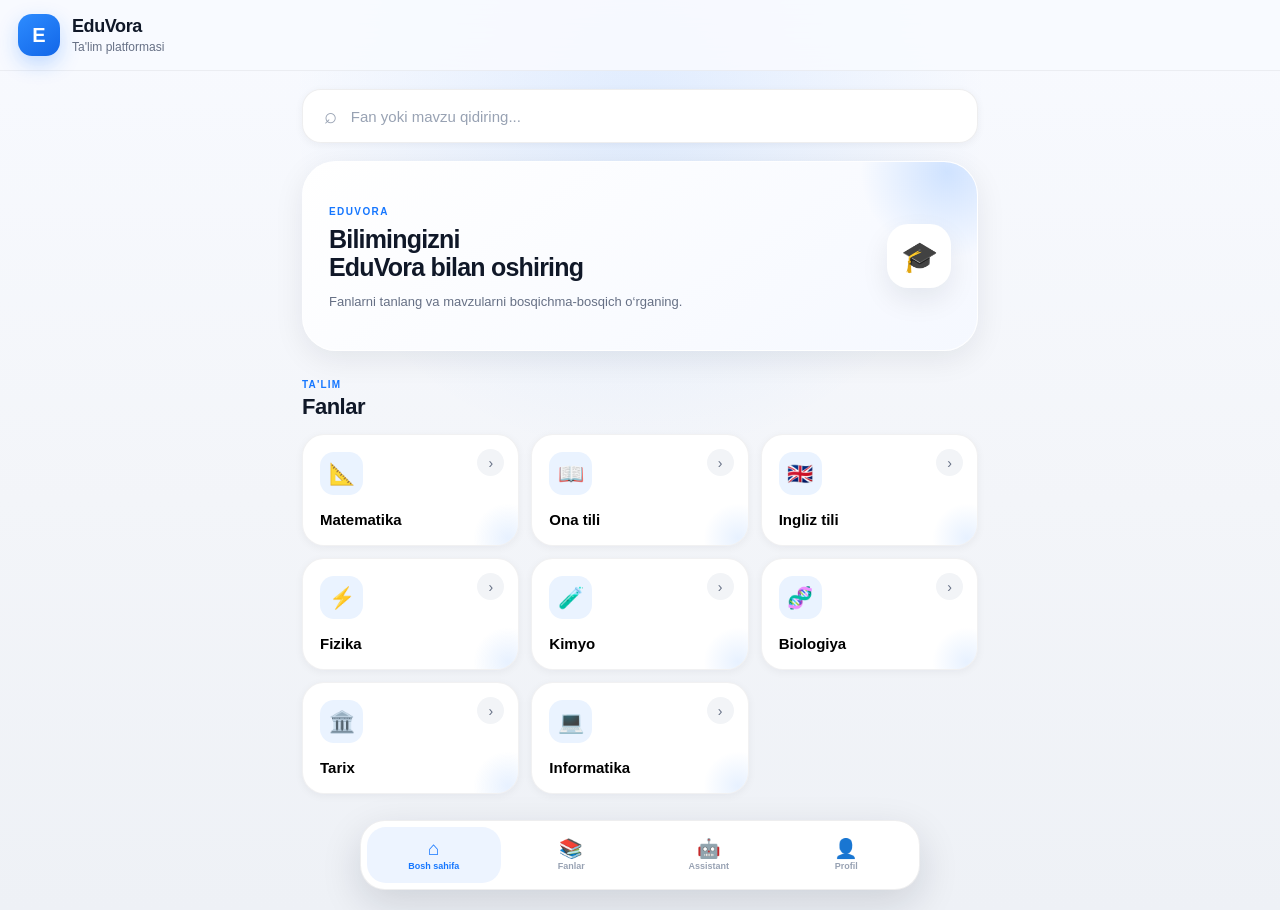
<file: index.html>
<!DOCTYPE html>
<html lang="uz">
<head>
    <meta charset="UTF-8">

    <meta
        name="viewport"
        content="width=device-width, initial-scale=1.0, maximum-scale=1.0, user-scalable=no"
    >

    <meta
        name="theme-color"
        content="#f4f6fa"
    >

    <title>EduVora | Ta'lim platformasi</title>

    <!-- Telegram WebApp -->
    <script src="https://telegram.org/js/telegram-web-app.js"></script>

    <!-- Main CSS -->
    <link rel="stylesheet" href="style.css">
</head>

<body>

<div id="app" class="app">

    <!-- =====================================================
         HEADER
         ===================================================== -->

    <header class="header">

        <div class="brand">

            <div class="brand-logo">
                E
            </div>

            <div class="brand-text">

                <h1>
                    EduVora
                </h1>

                <span>
                    Ta'lim platformasi
                </span>

            </div>

        </div>

    </header>


    <!-- =====================================================
         MAIN
         ===================================================== -->

    <main class="main">


        <!-- =================================================
             HOME
             ================================================= -->

        <section
            id="homePage"
            class="page active"
        >

            <!-- Search -->

            <div class="search-box">

                <span class="search-icon">
                    ⌕
                </span>

                <input
                    id="searchInput"
                    type="text"
                    placeholder="Fan yoki mavzu qidiring..."
                    autocomplete="off"
                >

            </div>


            <!-- Welcome -->

            <div class="welcome-card">

                <div class="welcome-content">

                    <span class="welcome-small">
                        EDUVORA
                    </span>

                    <h2>
                        Bilimingizni
                        <br>
                        EduVora bilan oshiring
                    </h2>

                    <p>
                        Fanlarni tanlang va mavzularni
                        bosqichma-bosqich o‘rganing.
                    </p>

                </div>

                <div class="welcome-icon">
                    🎓
                </div>

            </div>


            <!-- Subjects -->

            <div class="section-header">

                <div>

                    <span class="section-label">
                        TA'LIM
                    </span>

                    <h2>
                        Fanlar
                    </h2>

                </div>

            </div>


            <div
                id="homeSubjectsContainer"
                class="subjects-grid"
            ></div>

        </section>



        <!-- =================================================
             SUBJECTS
             ================================================= -->

        <section
            id="subjectsPage"
            class="page"
        >

            <div class="page-header">

                <button
                    class="back-btn"
                    data-back="homePage"
                    aria-label="Orqaga"
                >
                    ←
                </button>

                <div>

                    <span class="section-label">
                        EDUVORA
                    </span>

                    <h2>
                        Fanlar
                    </h2>

                </div>

            </div>


            <div
                id="subjectsContainer"
                class="subjects-list"
            ></div>

        </section>



        <!-- =================================================
             TOPICS
             ================================================= -->

        <section
            id="topicsPage"
            class="page"
        >

            <div class="page-header">

                <button
                    class="back-btn"
                    data-back="subjectsPage"
                    aria-label="Orqaga"
                >
                    ←
                </button>

                <div>

                    <span class="section-label">
                        MAVZULAR
                    </span>

                    <h2 id="topicsTitle">
                        Fan
                    </h2>

                </div>

            </div>


            <div
                id="topicsContainer"
                class="topics-list"
            ></div>

        </section>



        <!-- =================================================
             TOPIC DETAIL
             ================================================= -->

        <section
            id="topicDetailPage"
            class="page"
        >

            <div class="page-header">

                <button
                    class="back-btn"
                    data-back="topicsPage"
                    aria-label="Orqaga"
                >
                    ←
                </button>

                <div>

                    <span class="section-label">
                        MAVZU
                    </span>

                    <h2 id="topicDetailTitle">
                        1-mavzu
                    </h2>

                </div>

            </div>


            <article
                id="topicContent"
                class="topic-content"
            ></article>


            <div class="topic-navigation">

                <button
                    id="previousTopic"
                    class="secondary-btn"
                >
                    ← Oldingi
                </button>

                <button
                    id="nextTopic"
                    class="primary-btn"
                >
                    Keyingi →
                </button>

            </div>

        </section>



        <!-- =================================================
             ASSISTANT
             ================================================= -->

        <section
            id="assistantPage"
            class="page"
        >

            <div class="page-header">

                <div class="assistant-title">

                    <div class="assistant-avatar">
                        🤖
                    </div>

                    <div>

                        <span class="section-label">
                            EDUVORA
                        </span>

                        <h2>
                            EduVora Assistant
                        </h2>

                    </div>

                </div>

            </div>


            <!-- Assistant -->

            <div class="assistant-card">


                <!-- Welcome -->

                <div class="assistant-welcome">

                    <div class="assistant-big-icon">
                        🤖
                    </div>

                    <h3>
                        EduVora Assistant
                    </h3>

                    <p>
                        Savolingizni yozing.
                        Men sizga yordam beraman.
                    </p>

                </div>


                <!-- Chat -->

                <div
                    id="helpMessages"
                    class="help-messages"
                ></div>


                <!-- Input -->

                <div class="assistant-input">

                    <input
                        id="helpInput"
                        type="text"
                        placeholder="Savolingizni yozing..."
                        autocomplete="off"
                        enterkeyhint="send"
                    >

                    <button
                        id="helpSend"
                        class="send-btn"
                        aria-label="Yuborish"
                    >
                        ➤
                    </button>

                </div>

            </div>

        </section>



        <!-- =================================================
             PROFILE
             ================================================= -->

        <section
            id="profilePage"
            class="page"
        >

            <div class="page-header">

                <div>

                    <span class="section-label">
                        EDUVORA
                    </span>

                    <h2>
                        Profil
                    </h2>

                </div>

            </div>


            <div class="profile-card">

                <div class="profile-avatar">
                    👤
                </div>

                <h2 id="profileName">
                    Foydalanuvchi
                </h2>

                <p>
                    EduVora o‘quvchisi
                </p>

            </div>


            <div class="profile-stats">

                <div class="stat-card">

                    <strong id="profileTopics">
                        0
                    </strong>

                    <span>
                        O‘rganilgan mavzu
                    </span>

                </div>


                <div class="stat-card">

                    <strong id="profileSubjects">
                        0
                    </strong>

                    <span>
                        Fan
                    </span>

                </div>

            </div>

        </section>

    </main>



    <!-- =====================================================
         BOTTOM NAVIGATION
         ===================================================== -->

    <nav
        class="bottom-nav"
        aria-label="Asosiy navigatsiya"
    >

        <button
            class="nav-item active"
            data-page="homePage"
        >

            <span>
                ⌂
            </span>

            <small>
                Bosh sahifa
            </small>

        </button>


        <button
            class="nav-item"
            data-page="subjectsPage"
        >

            <span>
                📚
            </span>

            <small>
                Fanlar
            </small>

        </button>


        <button
            class="nav-item"
            data-page="assistantPage"
        >

            <span>
                🤖
            </span>

            <small>
                Assistant
            </small>

        </button>


        <button
            class="nav-item"
            data-page="profilePage"
        >

            <span>
                👤
            </span>

            <small>
                Profil
            </small>

        </button>

    </nav>

</div>


<!-- =========================================================
     APP JS
     ========================================================= -->

<script src="app.js"></script>

</body>
</html>
</file>
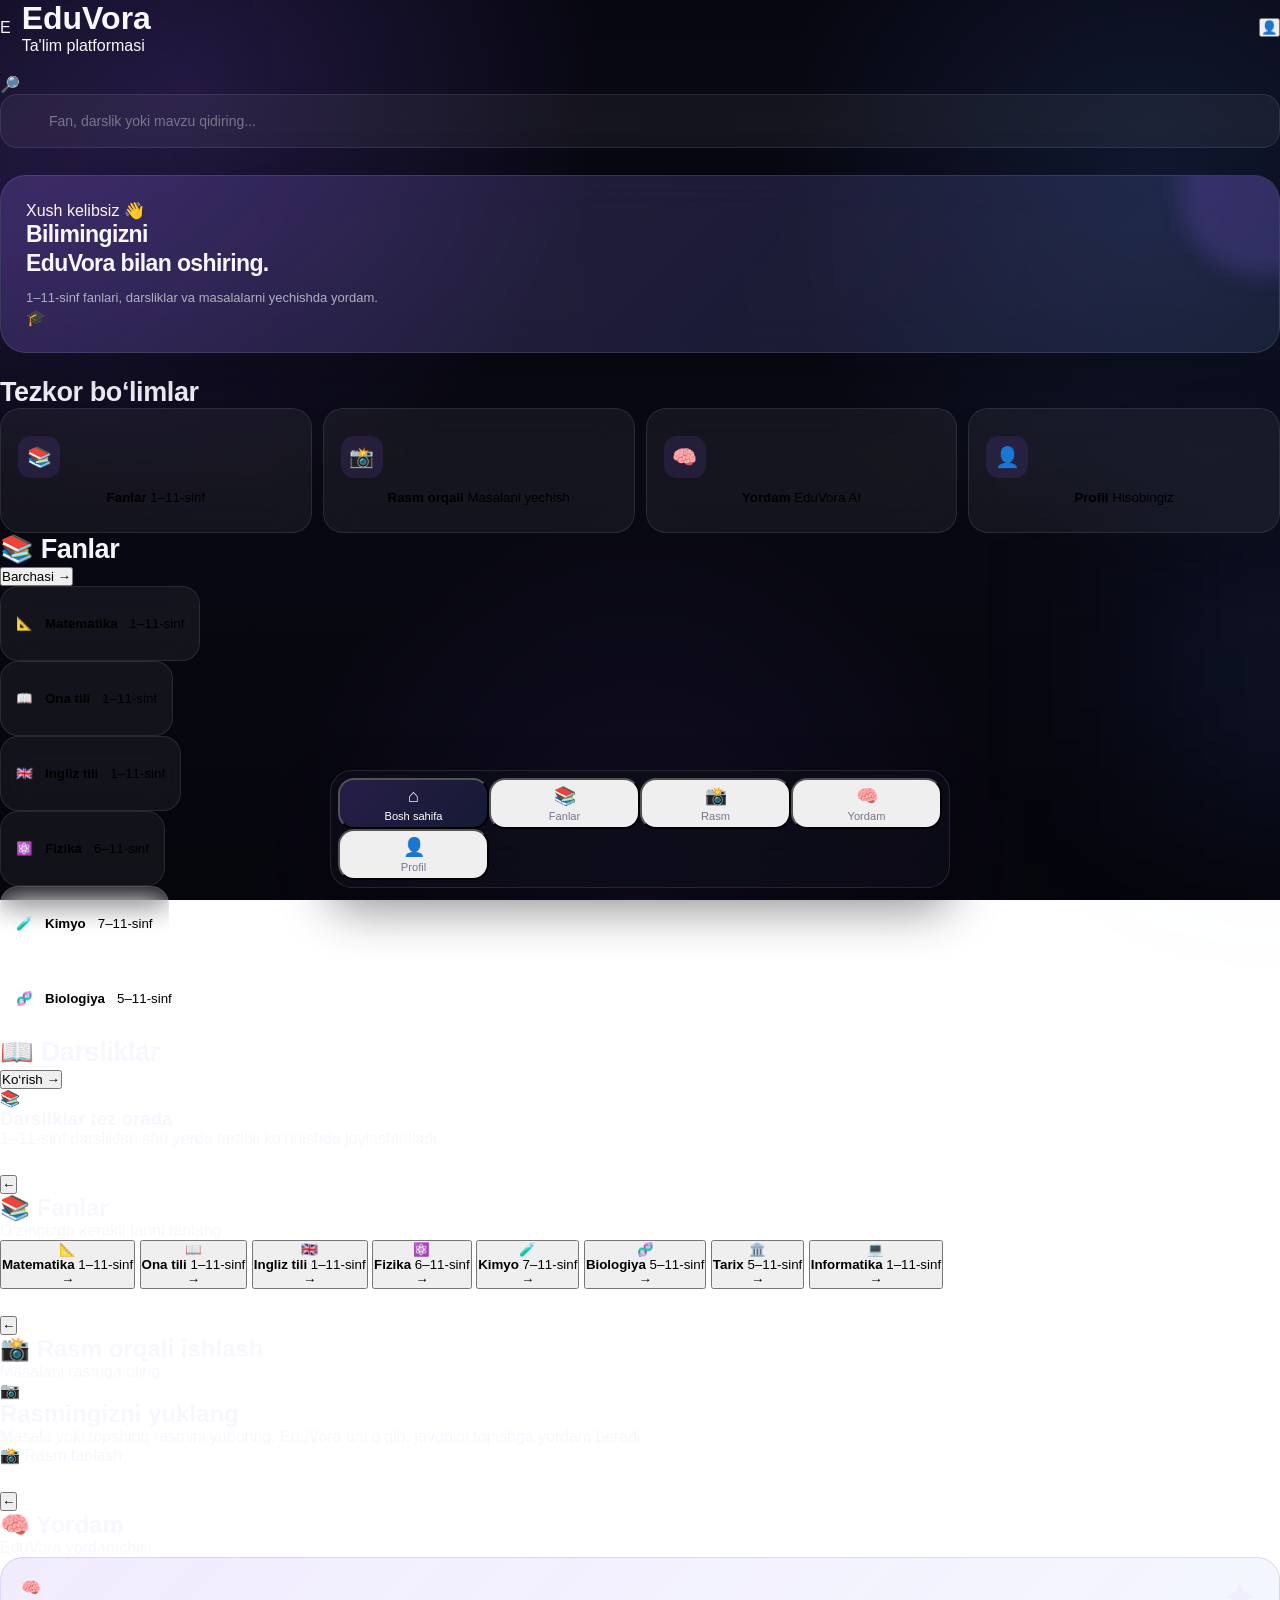
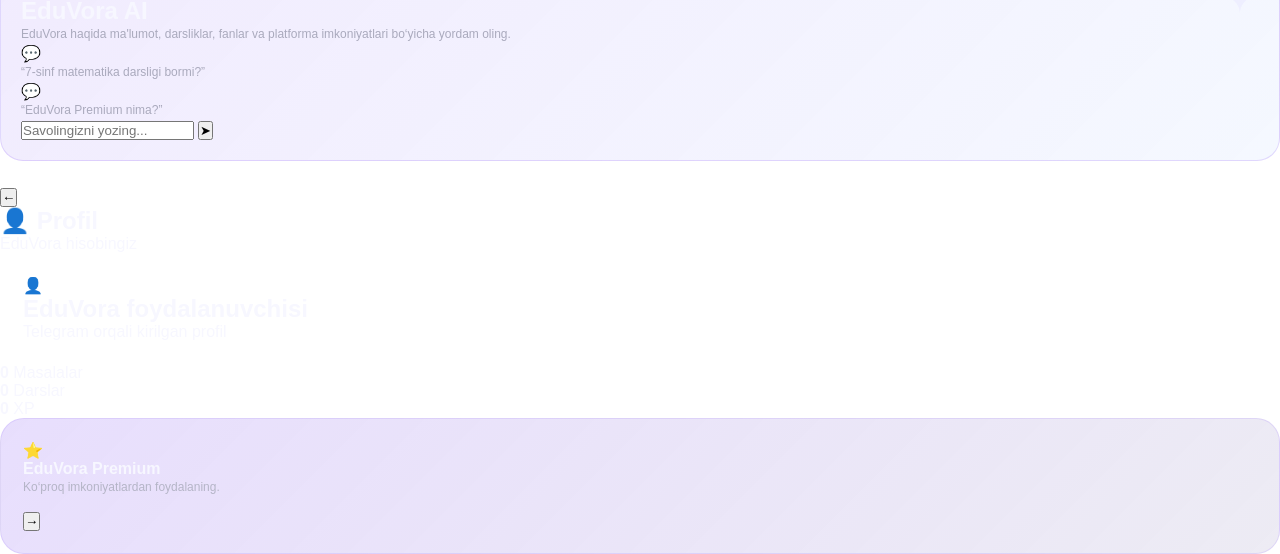
<file: webapp/index.html>
<!DOCTYPE html>
<html lang="uz">
<head>
    <meta charset="UTF-8">
    <meta
        name="viewport"
        content="width=device-width, initial-scale=1.0, maximum-scale=1.0, user-scalable=no"
    >

    <title>EduVora | Ta'lim</title>

    <link rel="stylesheet" href="style.css">
</head>

<body>

    <!-- APP -->
    <div id="app">

        <!-- HEADER -->
        <header class="header">
            <div class="brand">
                <div class="logo">E</div>

                <div>
                    <h1>EduVora</h1>
                    <span>Ta'lim platformasi</span>
                </div>
            </div>

            <button class="profile-btn" onclick="openSection('profile')">
                👤
            </button>
        </header>


        <!-- SEARCH -->
        <section class="search-section">

            <div class="search-box">
                <span>🔎</span>

                <input
                    type="text"
                    id="searchInput"
                    placeholder="Fan, darslik yoki mavzu qidiring..."
                >
            </div>

        </section>


        <!-- HOME -->
        <main id="homeSection" class="section active">

            <!-- WELCOME -->
            <section class="welcome-card">

                <div>
                    <span class="small-text">Xush kelibsiz 👋</span>

                    <h2>
                        Bilimingizni<br>
                        <span>EduVora</span> bilan oshiring.
                    </h2>

                    <p>
                        1–11-sinf fanlari, darsliklar va
                        masalalarni yechishda yordam.
                    </p>
                </div>

                <div class="welcome-icon">
                    🎓
                </div>

            </section>


            <!-- QUICK ACTIONS -->
            <section class="section-block">

                <div class="section-title">
                    <h2>Tezkor bo‘limlar</h2>
                </div>

                <div class="quick-grid">

                    <button
                        class="quick-card"
                        onclick="openSection('subjects')"
                    >
                        <div class="quick-icon">📚</div>
                        <strong>Fanlar</strong>
                        <span>1–11-sinf</span>
                    </button>


                    <button
                        class="quick-card"
                        onclick="openSection('solver')"
                    >
                        <div class="quick-icon">📸</div>
                        <strong>Rasm orqali</strong>
                        <span>Masalani yechish</span>
                    </button>


                    <button
                        class="quick-card"
                        onclick="openSection('help')"
                    >
                        <div class="quick-icon">🧠</div>
                        <strong>Yordam</strong>
                        <span>EduVora AI</span>
                    </button>


                    <button
                        class="quick-card"
                        onclick="openSection('profile')"
                    >
                        <div class="quick-icon">👤</div>
                        <strong>Profil</strong>
                        <span>Hisobingiz</span>
                    </button>

                </div>

            </section>


            <!-- SUBJECTS PREVIEW -->
            <section class="section-block">

                <div class="section-title">

                    <h2>📚 Fanlar</h2>

                    <button onclick="openSection('subjects')">
                        Barchasi →
                    </button>

                </div>


                <div class="subjects-scroll">

                    <button class="subject-card math">
                        <div>📐</div>
                        <strong>Matematika</strong>
                        <span>1–11-sinf</span>
                    </button>


                    <button class="subject-card language">
                        <div>📖</div>
                        <strong>Ona tili</strong>
                        <span>1–11-sinf</span>
                    </button>


                    <button class="subject-card english">
                        <div>🇬🇧</div>
                        <strong>Ingliz tili</strong>
                        <span>1–11-sinf</span>
                    </button>


                    <button class="subject-card physics">
                        <div>⚛️</div>
                        <strong>Fizika</strong>
                        <span>6–11-sinf</span>
                    </button>


                    <button class="subject-card chemistry">
                        <div>🧪</div>
                        <strong>Kimyo</strong>
                        <span>7–11-sinf</span>
                    </button>


                    <button class="subject-card biology">
                        <div>🧬</div>
                        <strong>Biologiya</strong>
                        <span>5–11-sinf</span>
                    </button>

                </div>

            </section>


            <!-- BOOKS -->
            <section class="section-block">

                <div class="section-title">
                    <h2>📖 Darsliklar</h2>

                    <button>
                        Ko‘rish →
                    </button>
                </div>


                <div class="books-placeholder">

                    <div class="book-placeholder-icon">
                        📚
                    </div>

                    <h3>Darsliklar tez orada</h3>

                    <p>
                        1–11-sinf darsliklari shu yerda
                        tartibli ko‘rinishda joylashtiriladi.
                    </p>

                </div>

            </section>

        </main>


        <!-- SUBJECTS -->
        <main id="subjectsSection" class="section">

            <div class="page-header">

                <button onclick="goHome()" class="back-btn">
                    ←
                </button>

                <div>
                    <h2>📚 Fanlar</h2>
                    <p>O‘zingizga kerakli fanni tanlang</p>
                </div>

            </div>


            <div class="all-subjects">

                <button class="large-subject">
                    <div>📐</div>
                    <section>
                        <strong>Matematika</strong>
                        <span>1–11-sinf</span>
                    </section>
                    <b>→</b>
                </button>


                <button class="large-subject">
                    <div>📖</div>
                    <section>
                        <strong>Ona tili</strong>
                        <span>1–11-sinf</span>
                    </section>
                    <b>→</b>
                </button>


                <button class="large-subject">
                    <div>🇬🇧</div>
                    <section>
                        <strong>Ingliz tili</strong>
                        <span>1–11-sinf</span>
                    </section>
                    <b>→</b>
                </button>


                <button class="large-subject">
                    <div>⚛️</div>
                    <section>
                        <strong>Fizika</strong>
                        <span>6–11-sinf</span>
                    </section>
                    <b>→</b>
                </button>


                <button class="large-subject">
                    <div>🧪</div>
                    <section>
                        <strong>Kimyo</strong>
                        <span>7–11-sinf</span>
                    </section>
                    <b>→</b>
                </button>


                <button class="large-subject">
                    <div>🧬</div>
                    <section>
                        <strong>Biologiya</strong>
                        <span>5–11-sinf</span>
                    </section>
                    <b>→</b>
                </button>


                <button class="large-subject">
                    <div>🏛️</div>
                    <section>
                        <strong>Tarix</strong>
                        <span>5–11-sinf</span>
                    </section>
                    <b>→</b>
                </button>


                <button class="large-subject">
                    <div>💻</div>
                    <section>
                        <strong>Informatika</strong>
                        <span>1–11-sinf</span>
                    </section>
                    <b>→</b>
                </button>

            </div>

        </main>


        <!-- IMAGE SOLVER -->
        <main id="solverSection" class="section">

            <div class="page-header">

                <button onclick="goHome()" class="back-btn">
                    ←
                </button>

                <div>
                    <h2>📸 Rasm orqali ishlash</h2>
                    <p>Masalani rasmga oling</p>
                </div>

            </div>


            <div class="solver-card">

                <div class="camera-icon">
                    📷
                </div>

                <h2>Rasmingizni yuklang</h2>

                <p>
                    Masala yoki topshiriq rasmini yuboring.
                    EduVora uni o‘qib, javobini topishga yordam beradi.
                </p>


                <label class="upload-btn">

                    📸 Rasm tanlash

                    <input
                        type="file"
                        id="imageInput"
                        accept="image/*"
                        capture="environment"
                        hidden
                    >

                </label>


                <div id="imagePreview" class="image-preview"></div>

            </div>

        </main>


        <!-- HELP -->
        <main id="helpSection" class="section">

            <div class="page-header">

                <button onclick="goHome()" class="back-btn">
                    ←
                </button>

                <div>
                    <h2>🧠 Yordam</h2>
                    <p>EduVora yordamchisi</p>
                </div>

            </div>


            <div class="ai-card">

                <div class="ai-icon">
                    🧠
                </div>

                <h2>EduVora AI</h2>

                <p>
                    EduVora haqida ma'lumot, darsliklar,
                    fanlar va platforma imkoniyatlari
                    bo‘yicha yordam oling.
                </p>


                <div class="example-question">
                    <span>💬</span>

                    <p>
                        “7-sinf matematika darsligi bormi?”
                    </p>
                </div>


                <div class="example-question">
                    <span>💬</span>

                    <p>
                        “EduVora Premium nima?”
                    </p>
                </div>


                <div class="ai-input">

                    <input
                        id="aiQuestion"
                        type="text"
                        placeholder="Savolingizni yozing..."
                    >

                    <button onclick="askAI()">
                        ➤
                    </button>

                </div>

                <div id="aiAnswer"></div>

            </div>

        </main>


        <!-- PROFILE -->
        <main id="profileSection" class="section">

            <div class="page-header">

                <button onclick="goHome()" class="back-btn">
                    ←
                </button>

                <div>
                    <h2>👤 Profil</h2>
                    <p>EduVora hisobingiz</p>
                </div>

            </div>


            <div class="profile-card">

                <div class="avatar">
                    👤
                </div>

                <h2>EduVora foydalanuvchisi</h2>

                <p>
                    Telegram orqali kirilgan profil
                </p>

            </div>


            <div class="profile-stats">

                <div>
                    <strong>0</strong>
                    <span>Masalalar</span>
                </div>

                <div>
                    <strong>0</strong>
                    <span>Darslar</span>
                </div>

                <div>
                    <strong>0</strong>
                    <span>XP</span>
                </div>

            </div>


            <div class="premium-card">

                <span>⭐</span>

                <div>
                    <strong>EduVora Premium</strong>
                    <p>
                        Ko‘proq imkoniyatlardan foydalaning.
                    </p>
                </div>

                <button>
                    →
                </button>

            </div>

        </main>


        <!-- BOTTOM NAVIGATION -->
        <nav class="bottom-nav">

            <button
                class="nav-item active"
                onclick="openSection('home')"
                data-section="home"
            >
                <span>⌂</span>
                <small>Bosh sahifa</small>
            </button>


            <button
                class="nav-item"
                onclick="openSection('subjects')"
                data-section="subjects"
            >
                <span>📚</span>
                <small>Fanlar</small>
            </button>


            <button
                class="nav-item"
                onclick="openSection('solver')"
                data-section="solver"
            >
                <span>📸</span>
                <small>Rasm</small>
            </button>


            <button
                class="nav-item"
                onclick="openSection('help')"
                data-section="help"
            >
                <span>🧠</span>
                <small>Yordam</small>
            </button>


            <button
                class="nav-item"
                onclick="openSection('profile')"
                data-section="profile"
            >
                <span>👤</span>
                <small>Profil</small>
            </button>

        </nav>

    </div>


    <script src="app.js"></script>

</body>
</html>
</file>
<file: style.css>
/* =========================================================
   ED U V O R A — iOS 26 INSPIRED DESIGN
   Clean • Premium • Solid Glass • Responsive
   ========================================================= */

:root {
    --primary: #1677ff;
    --primary-dark: #075ed1;
    --primary-soft: #eaf3ff;

    --bg: #f4f6fa;
    --surface: #ffffff;
    --surface-soft: #f8f9fc;

    --text: #101828;
    --text-soft: #344054;
    --muted: #667085;

    --border: rgba(16, 24, 40, 0.08);

    --shadow-sm:
        0 2px 8px rgba(16, 24, 40, 0.05);

    --shadow-md:
        0 8px 30px rgba(16, 24, 40, 0.08);

    --shadow-lg:
        0 18px 50px rgba(16, 24, 40, 0.12);

    --radius-sm: 14px;
    --radius-md: 20px;
    --radius-lg: 28px;
    --radius-xl: 34px;

    --edu-bg: none;
}

/* =========================================================
   RESET
   ========================================================= */

* {
    box-sizing: border-box;
    margin: 0;
    padding: 0;
    -webkit-tap-highlight-color: transparent;
}

html {
    width: 100%;
    min-height: 100%;
    scroll-behavior: smooth;
}

body {
    width: 100%;
    min-height: 100vh;

    font-family:
        -apple-system,
        BlinkMacSystemFont,
        "SF Pro Display",
        "SF Pro Text",
        "Segoe UI",
        Roboto,
        Helvetica,
        Arial,
        sans-serif;

    color: var(--text);

    background:
        radial-gradient(
            circle at 50% 12%,
            rgba(22, 119, 255, 0.10),
            transparent 34%
        ),
        linear-gradient(
            180deg,
            #f8faff 0%,
            #f3f5f9 55%,
            #eef1f6 100%
        );

    -webkit-font-smoothing: antialiased;
    text-rendering: optimizeLegibility;
}

button,
input {
    font: inherit;
}

button {
    border: none;
    cursor: pointer;
}

input {
    outline: none;
}

/* =========================================================
   MAIN APP
   ========================================================= */

#app,
.app {
    width: 100%;
    min-height: 100vh;

    background: transparent;

    padding-bottom: 92px;
}

/* =========================================================
   HEADER
   ========================================================= */

.header {
    position: sticky;
    top: 0;
    z-index: 50;

    width: 100%;

    padding:
        calc(14px + env(safe-area-inset-top))
        18px
        14px;

    background: rgba(248, 250, 255, 0.92);

    border-bottom: 1px solid rgba(16, 24, 40, 0.06);

    backdrop-filter: blur(24px);
    -webkit-backdrop-filter: blur(24px);
}

.brand {
    display: flex;
    align-items: center;
    gap: 12px;
}

.brand-logo {
    width: 42px;
    height: 42px;

    display: flex;
    align-items: center;
    justify-content: center;

    border-radius: 14px;

    background:
        linear-gradient(
            145deg,
            #2d8cff,
            #1266e8
        );

    color: #fff;

    font-size: 20px;
    font-weight: 800;

    box-shadow:
        0 8px 20px rgba(22, 119, 255, 0.25);
}

.brand-text h1 {
    font-size: 18px;
    line-height: 1.15;
    font-weight: 750;
    letter-spacing: -0.4px;
}

.brand-text span {
    display: block;

    margin-top: 3px;

    font-size: 12px;
    color: var(--muted);
}

/* =========================================================
   MAIN
   ========================================================= */

.main {
    width: 100%;
    max-width: 720px;

    margin: 0 auto;

    padding: 18px 16px 24px;
}

/* =========================================================
   PAGES
   ========================================================= */

.page {
    display: none;

    animation:
        pageIn 0.28s ease both;
}

.page.active {
    display: block;
}

@keyframes pageIn {
    from {
        opacity: 0;
        transform: translateY(8px);
    }

    to {
        opacity: 1;
        transform: translateY(0);
    }
}

/* =========================================================
   SEARCH
   ========================================================= */

.search-box {
    width: 100%;
    height: 54px;

    display: flex;
    align-items: center;

    padding: 0 16px;

    border-radius: 19px;

    background: #ffffff;

    border: 1px solid rgba(16, 24, 40, 0.07);

    box-shadow: var(--shadow-sm);

    transition:
        border-color 0.2s ease,
        box-shadow 0.2s ease,
        transform 0.2s ease;
}

.search-box:focus-within {
    border-color: rgba(22, 119, 255, 0.28);

    box-shadow:
        0 0 0 4px rgba(22, 119, 255, 0.08),
        var(--shadow-sm);
}

.search-icon {
    width: 24px;

    display: flex;
    align-items: center;
    justify-content: center;

    margin-right: 9px;

    color: #98a2b3;

    font-size: 22px;
    font-weight: 500;
}

.search-box input {
    width: 100%;

    border: none;
    background: transparent;

    color: var(--text);

    font-size: 15px;
}

.search-box input::placeholder {
    color: #98a2b3;
}

/* =========================================================
   WELCOME CARD
   ========================================================= */

.welcome-card {
    position: relative;
    overflow: hidden;

    display: flex;
    align-items: center;
    justify-content: space-between;

    min-height: 175px;

    margin-top: 18px;
    padding: 26px;

    border-radius: var(--radius-xl);

    background:
        linear-gradient(
            145deg,
            #ffffff 0%,
            #f5f8ff 100%
        );

    border: 1px solid rgba(255, 255, 255, 0.9);

    box-shadow: var(--shadow-md);
}

.welcome-card::before {
    content: "";

    position: absolute;

    width: 180px;
    height: 180px;

    right: -60px;
    top: -80px;

    border-radius: 50%;

    background:
        radial-gradient(
            circle,
            rgba(22, 119, 255, 0.18),
            transparent 68%
        );

    pointer-events: none;
}

.welcome-content {
    position: relative;
    z-index: 2;
}

.welcome-small {
    display: inline-block;

    margin-bottom: 8px;

    color: var(--primary);

    font-size: 10px;
    font-weight: 800;

    letter-spacing: 1.4px;
}

.welcome-card h2 {
    font-size: 25px;
    line-height: 1.15;

    letter-spacing: -0.8px;
}

.welcome-card p {
    max-width: 400px;

    margin-top: 10px;

    color: var(--muted);

    font-size: 13px;
    line-height: 1.5;
}

.welcome-icon {
    position: relative;
    z-index: 2;

    width: 64px;
    height: 64px;

    flex-shrink: 0;

    display: flex;
    align-items: center;
    justify-content: center;

    border-radius: 21px;

    background: #ffffff;

    box-shadow:
        0 12px 28px rgba(16, 24, 40, 0.08);

    font-size: 30px;
}

/* =========================================================
   SECTION HEADER
   ========================================================= */

.section-header {
    display: flex;
    align-items: center;
    justify-content: space-between;

    margin-top: 28px;
    margin-bottom: 14px;
}

.section-label {
    display: block;

    margin-bottom: 4px;

    color: var(--primary);

    font-size: 10px;
    font-weight: 800;

    letter-spacing: 1.2px;
    text-transform: uppercase;
}

.section-header h2,
.page-header h2 {
    font-size: 22px;

    letter-spacing: -0.5px;
}

/* =========================================================
   SUBJECT GRID
   ========================================================= */

.subjects-grid {
    display: grid;

    grid-template-columns:
        repeat(2, minmax(0, 1fr));

    gap: 12px;
}

.subject-card {
    position: relative;

    min-height: 112px;

    display: flex;
    flex-direction: column;
    justify-content: space-between;

    padding: 17px;

    border-radius: 22px;

    background: #ffffff;

    border: 1px solid rgba(16, 24, 40, 0.06);

    box-shadow: var(--shadow-sm);

    overflow: hidden;

    transition:
        transform 0.18s ease,
        box-shadow 0.18s ease,
        border-color 0.18s ease;
}

.subject-card::after {
    content: "";

    position: absolute;

    width: 70px;
    height: 70px;

    right: -25px;
    bottom: -28px;

    border-radius: 50%;

    background:
        radial-gradient(
            circle,
            rgba(22, 119, 255, 0.10),
            transparent 70%
        );

    pointer-events: none;
}

.subject-card:active {
    transform: scale(0.97);
}

.subject-card:hover {
    border-color: rgba(22, 119, 255, 0.12);

    box-shadow:
        0 12px 30px rgba(16, 24, 40, 0.09);
}

.subject-icon {
    width: 43px;
    height: 43px;

    display: flex;
    align-items: center;
    justify-content: center;

    border-radius: 14px;

    background: var(--primary-soft);

    font-size: 21px;
}

.subject-name {
    margin-top: 13px;

    font-size: 15px;
    font-weight: 700;
}

.subject-arrow {
    position: absolute;

    right: 14px;
    top: 14px;

    width: 27px;
    height: 27px;

    display: flex;
    align-items: center;
    justify-content: center;

    border-radius: 50%;

    background: #f2f4f7;

    color: #667085;

    font-size: 14px;
}

/* =========================================================
   PAGE HEADER
   ========================================================= */

.page-header {
    display: flex;
    align-items: center;

    gap: 12px;

    margin-bottom: 18px;
}

.back-btn {
    width: 43px;
    height: 43px;

    flex-shrink: 0;

    display: flex;
    align-items: center;
    justify-content: center;

    border-radius: 15px;

    background: #ffffff;

    border: 1px solid rgba(16, 24, 40, 0.06);

    color: var(--text);

    font-size: 20px;

    box-shadow: var(--shadow-sm);

    transition:
        transform 0.18s ease,
        background 0.18s ease;
}

.back-btn:active {
    transform: scale(0.93);

    background: #f2f4f7;
}

/* =========================================================
   SUBJECT LIST
   ========================================================= */

.subjects-list {
    display: flex;
    flex-direction: column;

    gap: 10px;
}

.subject-list-card {
    width: 100%;

    min-height: 72px;

    display: flex;
    align-items: center;

    padding: 12px 14px;

    border-radius: 20px;

    background: #ffffff;

    border: 1px solid rgba(16, 24, 40, 0.06);

    box-shadow: var(--shadow-sm);

    text-align: left;

    transition:
        transform 0.18s ease,
        box-shadow 0.18s ease;
}

.subject-list-card:active {
    transform: scale(0.985);
}

.subject-list-icon {
    width: 46px;
    height: 46px;

    display: flex;
    align-items: center;
    justify-content: center;

    flex-shrink: 0;

    margin-right: 13px;

    border-radius: 15px;

    background: var(--primary-soft);

    font-size: 21px;
}

.subject-list-info {
    flex: 1;
}

.subject-list-info strong {
    display: block;

    font-size: 15px;
    font-weight: 700;
}

.subject-list-info span {
    display: block;

    margin-top: 3px;

    color: var(--muted);

    font-size: 12px;
}

.subject-list-arrow {
    color: #98a2b3;

    font-size: 19px;
}

/* =========================================================
   TOPICS
   ========================================================= */

.topics-list {
    display: flex;
    flex-direction: column;

    gap: 10px;
}

.topic-card {
    width: 100%;

    min-height: 68px;

    display: flex;
    align-items: center;

    padding: 13px 15px;

    border-radius: 20px;

    background: #ffffff;

    border: 1px solid rgba(16, 24, 40, 0.06);

    box-shadow: var(--shadow-sm);

    text-align: left;

    transition:
        transform 0.18s ease,
        box-shadow 0.18s ease;
}

.topic-card:active {
    transform: scale(0.985);
}

.topic-number {
    width: 39px;
    height: 39px;

    flex-shrink: 0;

    display: flex;
    align-items: center;
    justify-content: center;

    margin-right: 12px;

    border-radius: 13px;

    background: var(--primary-soft);

    color: var(--primary);

    font-size: 13px;
    font-weight: 800;
}

.topic-info {
    flex: 1;
}

.topic-info strong {
    display: block;

    font-size: 14px;
    font-weight: 700;
}

.topic-info span {
    display: block;

    margin-top: 3px;

    color: var(--muted);

    font-size: 12px;
}

.topic-arrow {
    color: #98a2b3;

    font-size: 18px;
}

/* =========================================================
   TOPIC CONTENT
   ========================================================= */

.topic-content {
    padding: 22px;

    border-radius: 25px;

    background: #ffffff;

    border: 1px solid rgba(16, 24, 40, 0.06);

    box-shadow: var(--shadow-md);

    line-height: 1.7;

    font-size: 15px;
}

.topic-content h1,
.topic-content h2,
.topic-content h3 {
    margin-bottom: 12px;

    line-height: 1.25;
}

.topic-content p {
    margin-bottom: 13px;

    color: var(--text-soft);
}

.topic-content ul,
.topic-content ol {
    padding-left: 20px;

    margin-bottom: 14px;
}

.topic-content li {
    margin-bottom: 7px;
}

.topic-navigation {
    display: grid;

    grid-template-columns: 1fr 1fr;

    gap: 10px;

    margin-top: 14px;
}

/* =========================================================
   BUTTONS
   IMPORTANT: SOLID — BACKGROUND DOES NOT SHOW THROUGH
   ========================================================= */

.primary-btn,
.secondary-btn {
    min-height: 50px;

    border-radius: 17px;

    font-size: 14px;
    font-weight: 700;

    transition:
        transform 0.18s ease,
        box-shadow 0.18s ease,
        background 0.18s ease;
}

.primary-btn {
    color: #ffffff;

    background:
        linear-gradient(
            145deg,
            #2185ff,
            #1266e8
        );

    box-shadow:
        0 8px 18px rgba(22, 119, 255, 0.22);
}

.secondary-btn {
    color: var(--text);

    background: #ffffff;

    border: 1px solid rgba(16, 24, 40, 0.07);

    box-shadow: var(--shadow-sm);
}

.primary-btn:active,
.secondary-btn:active {
    transform: scale(0.97);
}

/* =========================================================
   ASSISTANT
   ========================================================= */

.assistant-title {
    display: flex;
    align-items: center;

    gap: 12px;
}

.assistant-avatar {
    width: 46px;
    height: 46px;

    display: flex;
    align-items: center;
    justify-content: center;

    border-radius: 16px;

    background:
        linear-gradient(
            145deg,
            #2185ff,
            #1266e8
        );

    color: #fff;

    font-size: 22px;

    box-shadow:
        0 8px 20px rgba(22, 119, 255, 0.22);
}

/* Main Assistant Card */

.assistant-card {
    overflow: hidden;

    border-radius: 28px;

    background: #f7f9fc;

    border: 1px solid rgba(16, 24, 40, 0.06);

    box-shadow: var(--shadow-md);
}

/* Assistant Welcome */

.assistant-welcome {
    padding: 28px 22px 22px;

    text-align: center;

    background:
        linear-gradient(
            180deg,
            #ffffff,
            #f8faff
        );

    border-bottom: 1px solid rgba(16, 24, 40, 0.06);
}

.assistant-big-icon {
    width: 66px;
    height: 66px;

    display: flex;
    align-items: center;
    justify-content: center;

    margin: 0 auto 13px;

    border-radius: 22px;

    background:
        linear-gradient(
            145deg,
            #e9f3ff,
            #f4f8ff
        );

    font-size: 31px;

    box-shadow:
        inset 0 1px 0 rgba(255,255,255,0.9),
        0 10px 25px rgba(16,24,40,0.07);
}

.assistant-welcome h3 {
    font-size: 17px;

    letter-spacing: -0.2px;
}

.assistant-welcome p {
    max-width: 390px;

    margin: 7px auto 0;

    color: var(--muted);

    font-size: 13px;
    line-height: 1.5;
}

/* Chat */

.help-messages {
    display: flex;
    flex-direction: column;

    gap: 10px;

    padding: 18px;
}

.help-message {
    max-width: 86%;

    padding: 12px 15px;

    border-radius: 18px;

    font-size: 14px;
    line-height: 1.55;

    word-break: break-word;

    animation:
        messageIn 0.25s ease both;
}

@keyframes messageIn {
    from {
        opacity: 0;
        transform: translateY(5px) scale(0.98);
    }

    to {
        opacity: 1;
        transform: translateY(0) scale(1);
    }
}

.help-message.assistant {
    align-self: flex-start;

    color: var(--text);

    background: #ffffff;

    border: 1px solid rgba(16, 24, 40, 0.06);

    box-shadow:
        0 4px 14px rgba(16, 24, 40, 0.05);
}

.help-message.user {
    align-self: flex-end;

    color: #ffffff;

    background:
        linear-gradient(
            145deg,
            #2185ff,
            #1266e8
        );

    box-shadow:
        0 6px 16px rgba(22, 119, 255, 0.18);
}

/* =========================================================
   ASSISTANT EXAMPLES
   Hidden by default — JS can still use them later
   ========================================================= */

.assistant-examples {
    display: none;
}

/* =========================================================
   ASSISTANT INPUT
   ========================================================= */

.assistant-input {
    display: flex;
    align-items: center;

    gap: 8px;

    padding: 12px;

    background: #ffffff;

    border-top: 1px solid rgba(16, 24, 40, 0.06);
}

.assistant-input input {
    flex: 1;

    min-width: 0;

    height: 48px;

    padding: 0 16px;

    border-radius: 17px;

    background: #f3f5f8;

    border: 1px solid transparent;

    color: var(--text);

    font-size: 14px;

    transition:
        background 0.2s ease,
        border-color 0.2s ease,
        box-shadow 0.2s ease;
}

.assistant-input input:focus {
    background: #ffffff;

    border-color: rgba(22, 119, 255, 0.25);

    box-shadow:
        0 0 0 4px rgba(22, 119, 255, 0.07);
}

.assistant-input input::placeholder {
    color: #98a2b3;
}

.send-btn {
    width: 48px;
    height: 48px;

    flex-shrink: 0;

    display: flex;
    align-items: center;
    justify-content: center;

    border-radius: 17px;

    color: #ffffff;

    background:
        linear-gradient(
            145deg,
            #2185ff,
            #1266e8
        );

    box-shadow:
        0 7px 16px rgba(22, 119, 255, 0.22);

    font-size: 19px;

    transition:
        transform 0.18s ease,
        box-shadow 0.18s ease;
}

.send-btn:active {
    transform: scale(0.91);
}

/* =========================================================
   PROFILE
   ========================================================= */

.profile-card {
    padding: 28px 20px;

    text-align: center;

    border-radius: 28px;

    background:
        linear-gradient(
            145deg,
            #ffffff,
            #f7f9fd
        );

    border: 1px solid rgba(16, 24, 40, 0.06);

    box-shadow: var(--shadow-md);
}

.profile-avatar {
    width: 74px;
    height: 74px;

    display: flex;
    align-items: center;
    justify-content: center;

    margin: 0 auto 13px;

    border-radius: 25px;

    background:
        linear-gradient(
            145deg,
            #e9f3ff,
            #f4f8ff
        );

    font-size: 32px;

    box-shadow:
        0 10px 25px rgba(16, 24, 40, 0.07);
}

.profile-card h2 {
    font-size: 20px;

    letter-spacing: -0.4px;
}

.profile-card p {
    margin-top: 5px;

    color: var(--muted);

    font-size: 13px;
}

.profile-stats {
    display: grid;

    grid-template-columns: 1fr 1fr;

    gap: 10px;

    margin-top: 12px;
}

.stat-card {
    padding: 20px 14px;

    text-align: center;

    border-radius: 21px;

    background: #ffffff;

    border: 1px solid rgba(16, 24, 40, 0.06);

    box-shadow: var(--shadow-sm);
}

.stat-card strong {
    display: block;

    color: var(--primary);

    font-size: 25px;
    font-weight: 800;
}

.stat-card span {
    display: block;

    margin-top: 5px;

    color: var(--muted);

    font-size: 11px;
}

/* =========================================================
   BOTTOM NAV — iOS 26 INSPIRED
   SOLID BACKGROUND, NO SEE-THROUGH
   ========================================================= */

.bottom-nav {
    position: fixed;

    z-index: 100;

    left: 50%;
    bottom: calc(10px + env(safe-area-inset-bottom));

    transform: translateX(-50%);

    width: calc(100% - 20px);
    max-width: 560px;

    height: 70px;

    display: grid;

    grid-template-columns:
        repeat(4, 1fr);

    gap: 4px;

    padding: 6px;

    background: #ffffff;

    border: 1px solid rgba(16, 24, 40, 0.07);

    border-radius: 25px;

    box-shadow:
        0 14px 40px rgba(16, 24, 40, 0.14);

    /* Blur only affects outside edge, not inside buttons */
    backdrop-filter: blur(20px);
    -webkit-backdrop-filter: blur(20px);
}

.nav-item {
    position: relative;

    min-width: 0;

    display: flex;
    flex-direction: column;
    align-items: center;
    justify-content: center;

    gap: 3px;

    border-radius: 19px;

    background: #ffffff;

    color: #98a2b3;

    transition:
        background 0.2s ease,
        color 0.2s ease,
        transform 0.18s ease;
}

.nav-item span {
    font-size: 19px;

    line-height: 1;
}

.nav-item small {
    font-size: 9px;
    font-weight: 650;
}

.nav-item.active {
    color: var(--primary);

    background: #edf4ff;
}

.nav-item:active {
    transform: scale(0.93);
}

/* =========================================================
   EMPTY STATE
   ========================================================= */

.empty-state {
    padding: 35px 20px;

    text-align: center;

    border-radius: 24px;

    background: #ffffff;

    border: 1px solid rgba(16, 24, 40, 0.06);

    box-shadow: var(--shadow-sm);
}

.empty-state-icon {
    font-size: 34px;

    margin-bottom: 10px;
}

.empty-state h3 {
    font-size: 16px;
}

.empty-state p {
    margin-top: 5px;

    color: var(--muted);

    font-size: 13px;
}

/* =========================================================
   SCROLLBAR
   ========================================================= */

::-webkit-scrollbar {
    width: 5px;
    height: 5px;
}

::-webkit-scrollbar-track {
    background: transparent;
}

::-webkit-scrollbar-thumb {
    background: rgba(152, 162, 179, 0.35);

    border-radius: 10px;
}

/* =========================================================
   SELECTION
   ========================================================= */

::selection {
    background: rgba(22, 119, 255, 0.18);

    color: var(--text);
}

/* =========================================================
   RESPONSIVE
   ========================================================= */

@media (min-width: 700px) {
    .main {
        padding-left: 22px;
        padding-right: 22px;
    }

    .subjects-grid {
        grid-template-columns:
            repeat(3, minmax(0, 1fr));
    }

    .welcome-card {
        min-height: 190px;
    }
}

@media (max-width: 420px) {
    .main {
        padding-left: 13px;
        padding-right: 13px;
    }

    .welcome-card {
        min-height: 160px;

        padding: 21px;
    }

    .welcome-card h2 {
        font-size: 22px;
    }

    .welcome-icon {
        width: 55px;
        height: 55px;

        font-size: 26px;
    }

    .subjects-grid {
        gap: 9px;
    }

    .subject-card {
        min-height: 106px;

        padding: 14px;
    }

    .bottom-nav {
        width: calc(100% - 14px);
    }
}

@media (max-width: 350px) {
    .brand-logo {
        width: 39px;
        height: 39px;
    }

    .brand-text h1 {
        font-size: 16px;
    }

    .welcome-card {
        padding: 18px;
    }

    .welcome-card h2 {
        font-size: 20px;
    }

    .nav-item small {
        font-size: 8px;
    }
}

/* =========================================================
   REDUCED MOTION
   ========================================================= */

@media (prefers-reduced-motion: reduce) {
    *,
    *::before,
    *::after {
        animation-duration: 0.01ms !important;
        animation-iteration-count: 1 !important;
        transition-duration: 0.01ms !important;
        scroll-behavior: auto !important;
    }
}
</file>
<file: webapp/style.css>
/* =====================================================
   EduVora — Premium Education Mini App
   ===================================================== */

* {
    margin: 0;
    padding: 0;
    box-sizing: border-box;
    -webkit-tap-highlight-color: transparent;
}

:root {
    --bg: #070711;
    --bg-2: #0d0d1b;
    --card: rgba(255, 255, 255, 0.055);
    --card-hover: rgba(255, 255, 255, 0.085);
    --border: rgba(255, 255, 255, 0.09);
    --text: #f7f7ff;
    --muted: #9999ae;
    --purple: #8b5cf6;
    --purple-light: #a78bfa;
    --blue: #4f8cff;
    --green: #35d49a;
    --danger: #ff5d73;
    --radius: 22px;
}

html {
    scroll-behavior: smooth;
}

body {
    min-height: 100vh;
    font-family:
        Inter,
        -apple-system,
        BlinkMacSystemFont,
        "Segoe UI",
        sans-serif;

    color: var(--text);

    background:
        radial-gradient(
            circle at 15% 10%,
            rgba(139, 92, 246, 0.20),
            transparent 30%
        ),
        radial-gradient(
            circle at 90% 20%,
            rgba(79, 140, 255, 0.13),
            transparent 28%
        ),
        radial-gradient(
            circle at 50% 100%,
            rgba(139, 92, 246, 0.10),
            transparent 35%
        ),
        linear-gradient(
            180deg,
            #070711 0%,
            #090914 45%,
            #05050c 100%
        );

    background-attachment: fixed;
    overflow-x: hidden;
}

/* =====================================================
   Background glow
   ===================================================== */

body::before {
    content: "";
    position: fixed;
    width: 280px;
    height: 280px;
    top: 80px;
    left: -150px;

    background: rgba(139, 92, 246, 0.12);
    filter: blur(90px);

    pointer-events: none;
    z-index: -1;
}

body::after {
    content: "";
    position: fixed;
    width: 260px;
    height: 260px;
    right: -140px;
    bottom: 100px;

    background: rgba(79, 140, 255, 0.10);
    filter: blur(90px);

    pointer-events: none;
    z-index: -1;
}

/* =====================================================
   App container
   ===================================================== */

.app {
    width: 100%;
    max-width: 650px;
    margin: 0 auto;
    padding: 18px 16px 105px;
}

/* =====================================================
   Header
   ===================================================== */

.header {
    display: flex;
    align-items: center;
    justify-content: space-between;

    margin-bottom: 20px;
}

.brand {
    display: flex;
    align-items: center;
    gap: 11px;
}

.brand-logo {
    width: 44px;
    height: 44px;

    display: flex;
    align-items: center;
    justify-content: center;

    border-radius: 14px;

    background:
        linear-gradient(
            135deg,
            rgba(139, 92, 246, 0.9),
            rgba(79, 140, 255, 0.85)
        );

    box-shadow:
        0 10px 30px rgba(139, 92, 246, 0.25),
        inset 0 1px 1px rgba(255, 255, 255, 0.25);

    font-size: 21px;
}

.brand-text h1 {
    font-size: 18px;
    font-weight: 800;
    letter-spacing: -0.4px;
}

.brand-text p {
    margin-top: 2px;
    color: var(--muted);
    font-size: 11px;
}

/* =====================================================
   Search
   ===================================================== */

.search-box {
    position: relative;
    margin-bottom: 20px;
}

.search-box input {
    width: 100%;
    height: 54px;

    padding: 0 18px 0 48px;

    border: 1px solid var(--border);
    border-radius: 17px;

    outline: none;

    background: rgba(255, 255, 255, 0.055);
    backdrop-filter: blur(18px);

    color: var(--text);
    font-size: 14px;

    transition: 0.25s ease;
}

.search-box input:focus {
    border-color: rgba(139, 92, 246, 0.55);

    box-shadow:
        0 0 0 4px rgba(139, 92, 246, 0.08),
        0 10px 35px rgba(0, 0, 0, 0.15);
}

.search-box input::placeholder {
    color: #77778d;
}

.search-icon {
    position: absolute;
    left: 18px;
    top: 50%;

    transform: translateY(-50%);

    color: #85859a;
    font-size: 18px;

    pointer-events: none;
}

/* =====================================================
   Welcome card
   ===================================================== */

.welcome-card {
    position: relative;
    overflow: hidden;

    padding: 25px;

    border-radius: 26px;

    border: 1px solid rgba(255, 255, 255, 0.10);

    background:
        linear-gradient(
            135deg,
            rgba(139, 92, 246, 0.19),
            rgba(79, 140, 255, 0.08)
        ),
        rgba(255, 255, 255, 0.035);

    backdrop-filter: blur(20px);

    box-shadow:
        0 20px 60px rgba(0, 0, 0, 0.25);

    margin-bottom: 24px;
}

.welcome-card::before {
    content: "";

    position: absolute;
    width: 170px;
    height: 170px;

    right: -70px;
    top: -70px;

    border-radius: 50%;

    background: rgba(139, 92, 246, 0.20);
    filter: blur(10px);
}

.welcome-card h2 {
    position: relative;

    font-size: 23px;
    line-height: 1.25;

    letter-spacing: -0.6px;

    margin-bottom: 9px;
}

.welcome-card p {
    position: relative;

    max-width: 470px;

    color: #b0b0c1;
    font-size: 13px;
    line-height: 1.65;
}

/* =====================================================
   Section
   ===================================================== */

.section {
    margin-top: 27px;
}

.section-header {
    display: flex;
    align-items: center;
    justify-content: space-between;

    margin-bottom: 13px;
}

.section-title {
    font-size: 18px;
    font-weight: 800;
    letter-spacing: -0.4px;
}

.section-more {
    color: var(--purple-light);
    font-size: 12px;
    font-weight: 600;
}

/* =====================================================
   Quick actions
   ===================================================== */

.quick-grid {
    display: grid;
    grid-template-columns: repeat(2, 1fr);
    gap: 11px;
}

.quick-card {
    min-height: 112px;

    padding: 17px;

    border: 1px solid var(--border);
    border-radius: 20px;

    background: var(--card);
    backdrop-filter: blur(18px);

    cursor: pointer;

    transition:
        transform 0.2s ease,
        background 0.2s ease,
        border-color 0.2s ease;
}

.quick-card:hover {
    background: var(--card-hover);
    border-color: rgba(139, 92, 246, 0.25);

    transform: translateY(-2px);
}

.quick-card:active {
    transform: scale(0.97);
}

.quick-icon {
    width: 42px;
    height: 42px;

    display: flex;
    align-items: center;
    justify-content: center;

    border-radius: 13px;

    background: rgba(139, 92, 246, 0.13);

    font-size: 20px;

    margin-bottom: 12px;
}

.quick-card h3 {
    font-size: 14px;
    margin-bottom: 4px;
}

.quick-card p {
    color: var(--muted);
    font-size: 11px;
}

/* =====================================================
   Subjects
   ===================================================== */

.subject-grid {
    display: grid;

    grid-template-columns: repeat(2, 1fr);

    gap: 11px;
}

.subject-card {
    display: flex;
    align-items: center;
    gap: 12px;

    padding: 15px;

    min-height: 75px;

    border: 1px solid var(--border);
    border-radius: 18px;

    background: var(--card);
    backdrop-filter: blur(15px);

    cursor: pointer;

    transition: 0.2s ease;
}

.subject-card:hover {
    background: var(--card-hover);
    transform: translateY(-2px);
}

.subject-icon {
    width: 43px;
    height: 43px;

    flex-shrink: 0;

    display: flex;
    align-items: center;
    justify-content: center;

    border-radius: 13px;

    background: rgba(139, 92, 246, 0.12);

    font-size: 20px;
}

.subject-info h3 {
    font-size: 13px;
    margin-bottom: 3px;
}

.subject-info p {
    color: var(--muted);
    font-size: 10px;
}

/* =====================================================
   Books carousel
   ===================================================== */

.books-carousel {
    display: flex;

    gap: 14px;

    overflow-x: auto;

    padding: 5px 2px 14px;

    scroll-snap-type: x mandatory;

    scrollbar-width: none;

    overscroll-behavior-x: contain;
}

.books-carousel::-webkit-scrollbar {
    display: none;
}

.book-card {
    min-width: 150px;

    scroll-snap-align: start;

    border-radius: 20px;

    overflow: hidden;

    border: 1px solid var(--border);

    background: rgba(255, 255, 255, 0.045);

    transition: transform 0.25s ease;
}

.book-card:active {
    transform: scale(0.97);
}

.book-cover {
    width: 100%;
    height: 205px;

    object-fit: cover;

    display: block;

    background:
        linear-gradient(
            135deg,
            #17172b,
            #0d0d18
        );
}

.book-info {
    padding: 12px;
}

.book-info h3 {
    font-size: 12px;
    line-height: 1.35;

    margin-bottom: 5px;
}

.book-info p {
    color: var(--muted);
    font-size: 10px;
}

/* =====================================================
   Image solver
   ===================================================== */

.image-solver {
    padding: 20px;

    border-radius: 23px;

    border: 1px solid var(--border);

    background:
        linear-gradient(
            145deg,
            rgba(139, 92, 246, 0.08),
            rgba(255, 255, 255, 0.035)
        );

    backdrop-filter: blur(18px);
}

.upload-area {
    min-height: 210px;

    display: flex;
    flex-direction: column;
    align-items: center;
    justify-content: center;

    text-align: center;

    border: 1.5px dashed rgba(139, 92, 246, 0.42);

    border-radius: 20px;

    background: rgba(139, 92, 246, 0.045);

    cursor: pointer;

    transition: 0.25s ease;
}

.upload-area:hover {
    background: rgba(139, 92, 246, 0.09);

    border-color: rgba(139, 92, 246, 0.7);
}

.upload-icon {
    width: 62px;
    height: 62px;

    display: flex;
    align-items: center;
    justify-content: center;

    border-radius: 19px;

    background: rgba(139, 92, 246, 0.14);

    font-size: 27px;

    margin-bottom: 13px;
}

.upload-area h3 {
    font-size: 15px;
    margin-bottom: 6px;
}

.upload-area p {
    color: var(--muted);
    font-size: 11px;
}

/* =====================================================
   AI Help
   ===================================================== */

.ai-card {
    position: relative;
    overflow: hidden;

    padding: 20px;

    border-radius: 23px;

    border: 1px solid rgba(139, 92, 246, 0.20);

    background:
        linear-gradient(
            135deg,
            rgba(139, 92, 246, 0.12),
            rgba(79, 140, 255, 0.06)
        );
}

.ai-card::after {
    content: "✦";

    position: absolute;

    right: 20px;
    top: 13px;

    font-size: 45px;

    color: rgba(167, 139, 250, 0.08);
}

.ai-avatar {
    width: 46px;
    height: 46px;

    display: flex;
    align-items: center;
    justify-content: center;

    border-radius: 15px;

    background:
        linear-gradient(
            135deg,
            rgba(139, 92, 246, 0.8),
            rgba(79, 140, 255, 0.8)
        );

    margin-bottom: 13px;

    font-size: 21px;
}

.ai-card h3 {
    font-size: 16px;
    margin-bottom: 6px;
}

.ai-card p {
    color: #aaaabd;

    font-size: 12px;
    line-height: 1.6;
}

/* =====================================================
   Buttons
   ===================================================== */

.btn {
    width: 100%;
    min-height: 48px;

    border: none;
    border-radius: 15px;

    color: white;

    font-size: 13px;
    font-weight: 700;

    cursor: pointer;

    transition: 0.2s ease;
}

.btn-primary {
    background:
        linear-gradient(
            135deg,
            #8b5cf6,
            #5969ff
        );

    box-shadow:
        0 10px 25px rgba(101, 82, 220, 0.22);
}

.btn-primary:hover {
    filter: brightness(1.08);
}

.btn-primary:active {
    transform: scale(0.97);
}

.btn-secondary {
    background: rgba(255, 255, 255, 0.07);

    border: 1px solid var(--border);
}

.btn-secondary:active {
    transform: scale(0.97);
}

/* =====================================================
   Profile
   ===================================================== */

.profile-card {
    padding: 22px;

    border-radius: 23px;

    border: 1px solid var(--border);

    background: var(--card);

    backdrop-filter: blur(18px);
}

.profile-top {
    display: flex;
    align-items: center;
    gap: 14px;

    margin-bottom: 20px;
}

.profile-avatar {
    width: 62px;
    height: 62px;

    display: flex;
    align-items: center;
    justify-content: center;

    border-radius: 20px;

    background:
        linear-gradient(
            135deg,
            #8b5cf6,
            #4f8cff
        );

    font-size: 25px;
    font-weight: 800;
}

.profile-name {
    font-size: 16px;
    font-weight: 800;
}

.profile-id {
    margin-top: 4px;

    color: var(--muted);
    font-size: 11px;
}

.profile-stat-grid {
    display: grid;
    grid-template-columns: repeat(3, 1fr);
    gap: 9px;
}

.profile-stat {
    padding: 14px 8px;

    text-align: center;

    border-radius: 15px;

    background: rgba(255, 255, 255, 0.045);
}

.profile-stat strong {
    display: block;

    font-size: 16px;

    margin-bottom: 4px;
}

.profile-stat span {
    color: var(--muted);

    font-size: 9px;
}

/* =====================================================
   Premium
   ===================================================== */

.premium-card {
    position: relative;
    overflow: hidden;

    padding: 22px;

    border-radius: 24px;

    background:
        linear-gradient(
            135deg,
            rgba(139, 92, 246, 0.20),
            rgba(76, 61, 145, 0.10)
        );

    border: 1px solid rgba(167, 139, 250, 0.22);
}

.premium-card h3 {
    font-size: 18px;
    margin-bottom: 7px;
}

.premium-card p {
    color: #b5b5c7;

    font-size: 12px;
    line-height: 1.55;

    margin-bottom: 16px;
}

/* =====================================================
   Tags
   ===================================================== */

.tag {
    display: inline-flex;
    align-items: center;

    padding: 6px 9px;

    border-radius: 9px;

    background: rgba(139, 92, 246, 0.11);

    color: #b9a4ff;

    font-size: 10px;
    font-weight: 700;
}

/* =====================================================
   Empty state
   ===================================================== */

.empty-state {
    padding: 40px 20px;

    text-align: center;

    color: var(--muted);
}

.empty-state-icon {
    font-size: 38px;
    margin-bottom: 12px;
}

.empty-state h3 {
    color: var(--text);

    font-size: 15px;

    margin-bottom: 6px;
}

.empty-state p {
    font-size: 11px;
    line-height: 1.5;
}

/* =====================================================
   Bottom navigation
   ===================================================== */

.bottom-nav {
    position: fixed;

    left: 50%;
    bottom: 12px;

    transform: translateX(-50%);

    width: calc(100% - 24px);
    max-width: 620px;

    display: grid;
    grid-template-columns: repeat(4, 1fr);

    padding: 7px;

    border-radius: 22px;

    border: 1px solid rgba(255, 255, 255, 0.10);

    background:
        rgba(13, 13, 25, 0.78);

    backdrop-filter: blur(25px);

    box-shadow:
        0 20px 50px rgba(0, 0, 0, 0.45);

    z-index: 100;
}

.nav-item {
    min-height: 51px;

    display: flex;
    flex-direction: column;
    align-items: center;
    justify-content: center;

    gap: 3px;

    border-radius: 16px;

    color: #77778d;

    cursor: pointer;

    transition: 0.2s ease;
}

.nav-item span:first-child {
    font-size: 18px;
}

.nav-item span:last-child {
    font-size: 9px;
    font-weight: 600;
}

.nav-item.active {
    color: white;

    background:
        linear-gradient(
            135deg,
            rgba(139, 92, 246, 0.22),
            rgba(79, 140, 255, 0.12)
        );
}

.nav-item:active {
    transform: scale(0.94);
}

/* =====================================================
   Pages
   ===================================================== */

.page {
    display: none;

    animation: pageIn 0.25s ease;
}

.page.active {
    display: block;
}

@keyframes pageIn {
    from {
        opacity: 0;
        transform: translateY(7px);
    }

    to {
        opacity: 1;
        transform: translateY(0);
    }
}

/* =====================================================
   Loading
   ===================================================== */

.loading {
    display: flex;
    justify-content: center;
    align-items: center;

    padding: 35px;
}

.spinner {
    width: 30px;
    height: 30px;

    border-radius: 50%;

    border: 3px solid rgba(255, 255, 255, 0.08);

    border-top-color: var(--purple);

    animation: spin 0.8s linear infinite;
}

@keyframes spin {
    to {
        transform: rotate(360deg);
    }
}

/* =====================================================
   Toast
   ===================================================== */

.toast {
    position: fixed;

    left: 50%;
    bottom: 85px;

    transform:
        translateX(-50%)
        translateY(15px);

    width: max-content;
    max-width: calc(100% - 35px);

    padding: 11px 15px;

    border-radius: 13px;

    background: rgba(25, 25, 38, 0.94);

    border: 1px solid var(--border);

    color: white;

    font-size: 12px;

    opacity: 0;

    pointer-events: none;

    transition: 0.25s ease;

    z-index: 200;
}

.toast.show {
    opacity: 1;

    transform:
        translateX(-50%)
        translateY(0);
}

/* =====================================================
   Modal
   ===================================================== */

.modal {
    position: fixed;

    inset: 0;

    display: none;
    align-items: flex-end;
    justify-content: center;

    padding: 12px;

    background: rgba(0, 0, 0, 0.62);

    backdrop-filter: blur(7px);

    z-index: 300;
}

.modal.active {
    display: flex;
}

.modal-content {
    width: 100%;
    max-width: 620px;

    max-height: 85vh;

    overflow-y: auto;

    padding: 22px;

    border-radius: 25px 25px 20px 20px;

    border: 1px solid var(--border);

    background:
        linear-gradient(
            180deg,
            #121222,
            #090911
        );

    animation: modalUp 0.25s ease;
}

@keyframes modalUp {
    from {
        transform: translateY(30px);
        opacity: 0;
    }

    to {
        transform: translateY(0);
        opacity: 1;
    }
}

/* =====================================================
   Responsive
   ===================================================== */

@media (min-width: 600px) {
    .app {
        padding-left: 22px;
        padding-right: 22px;
    }

    .quick-grid {
        grid-template-columns: repeat(4, 1fr);
    }

    .subject-grid {
        grid-template-columns: repeat(3, 1fr);
    }

    .quick-card {
        min-height: 125px;
    }
}

@media (max-width: 380px) {
    .app {
        padding-left: 12px;
        padding-right: 12px;
    }

    .welcome-card {
        padding: 20px;
    }

    .quick-grid,
    .subject-grid {
        gap: 8px;
    }

    .quick-card {
        padding: 13px;
    }

    .book-card {
        min-width: 140px;
    }

    .book-cover {
        height: 190px;
    }
}

/* =====================================================
   Accessibility
   ===================================================== */

button,
input {
    font-family: inherit;
}

button:focus-visible,
input:focus-visible {
    outline: 2px solid var(--purple-light);
    outline-offset: 2px;
}

img {
    max-width: 100%;
}

/* =====================================================
   Selection
   ===================================================== */

::selection {
    background: rgba(139, 92, 246, 0.35);
    color: white;
}
</file>
